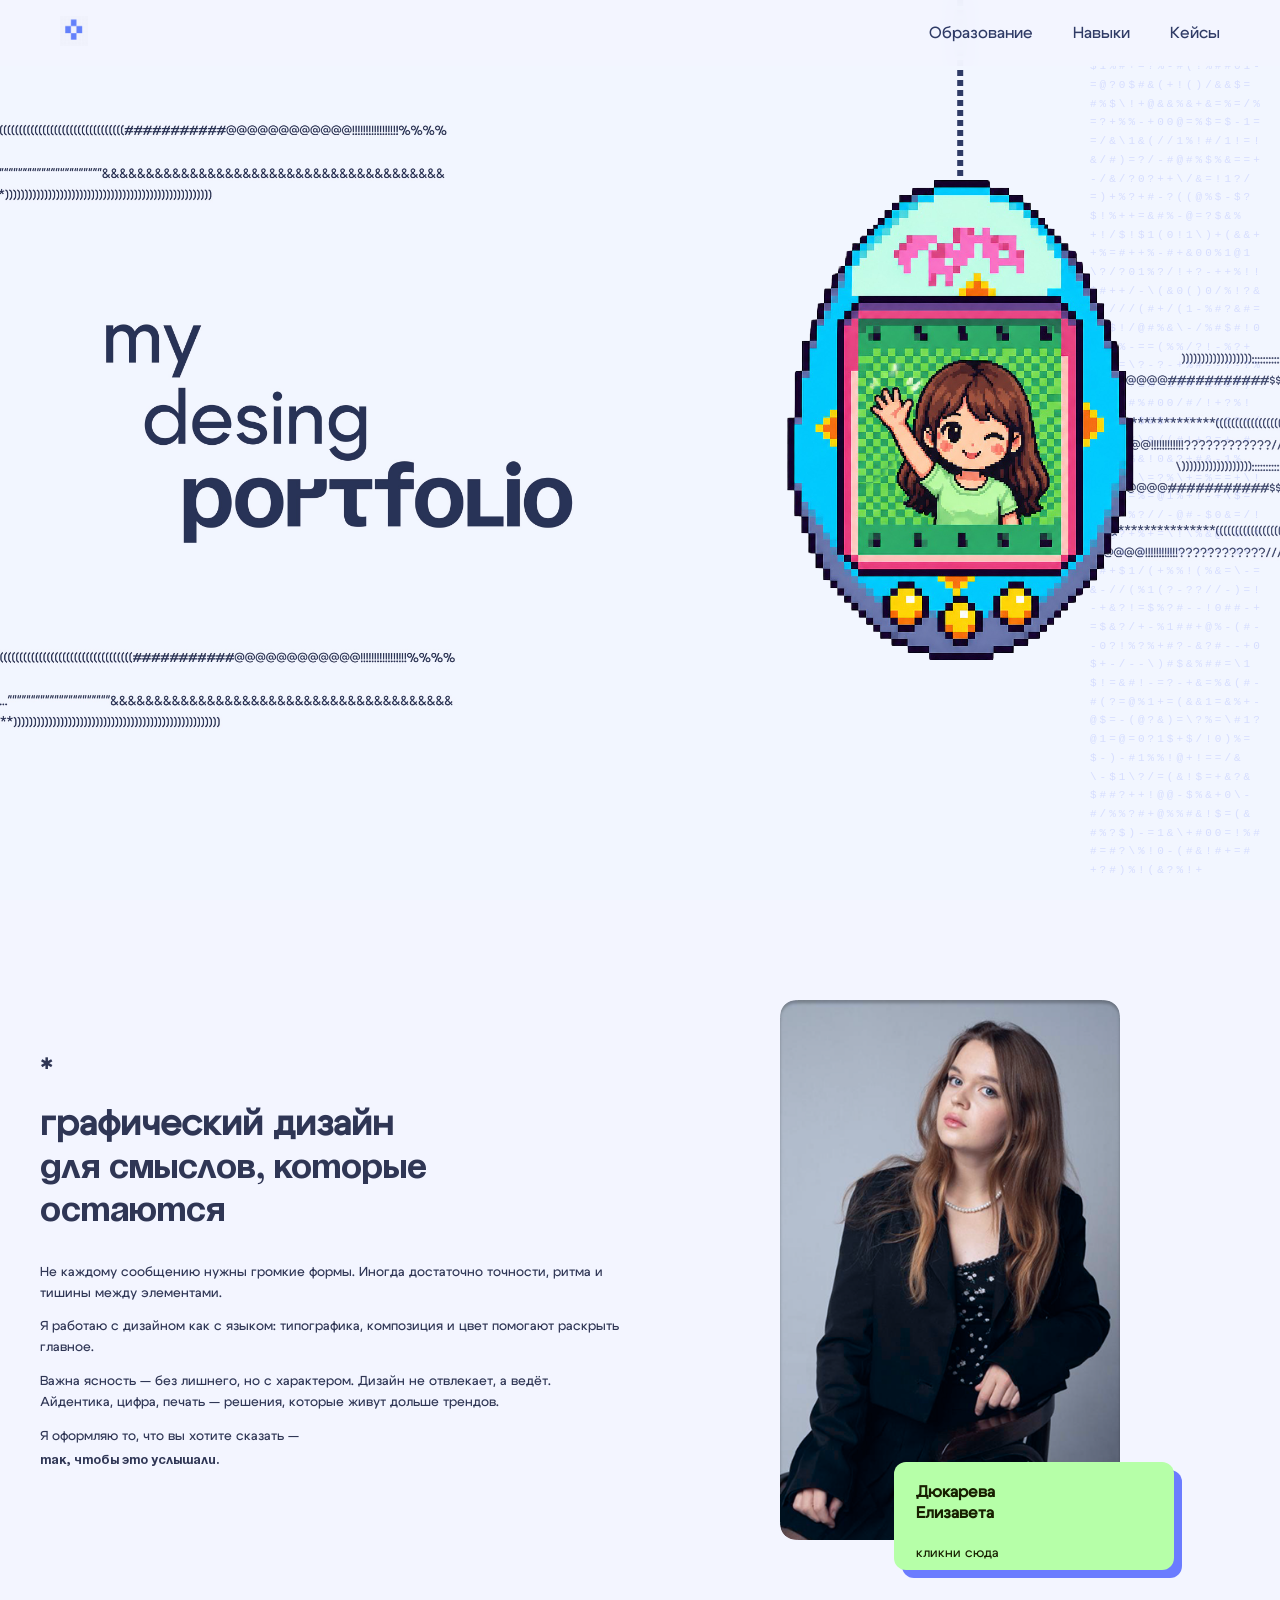
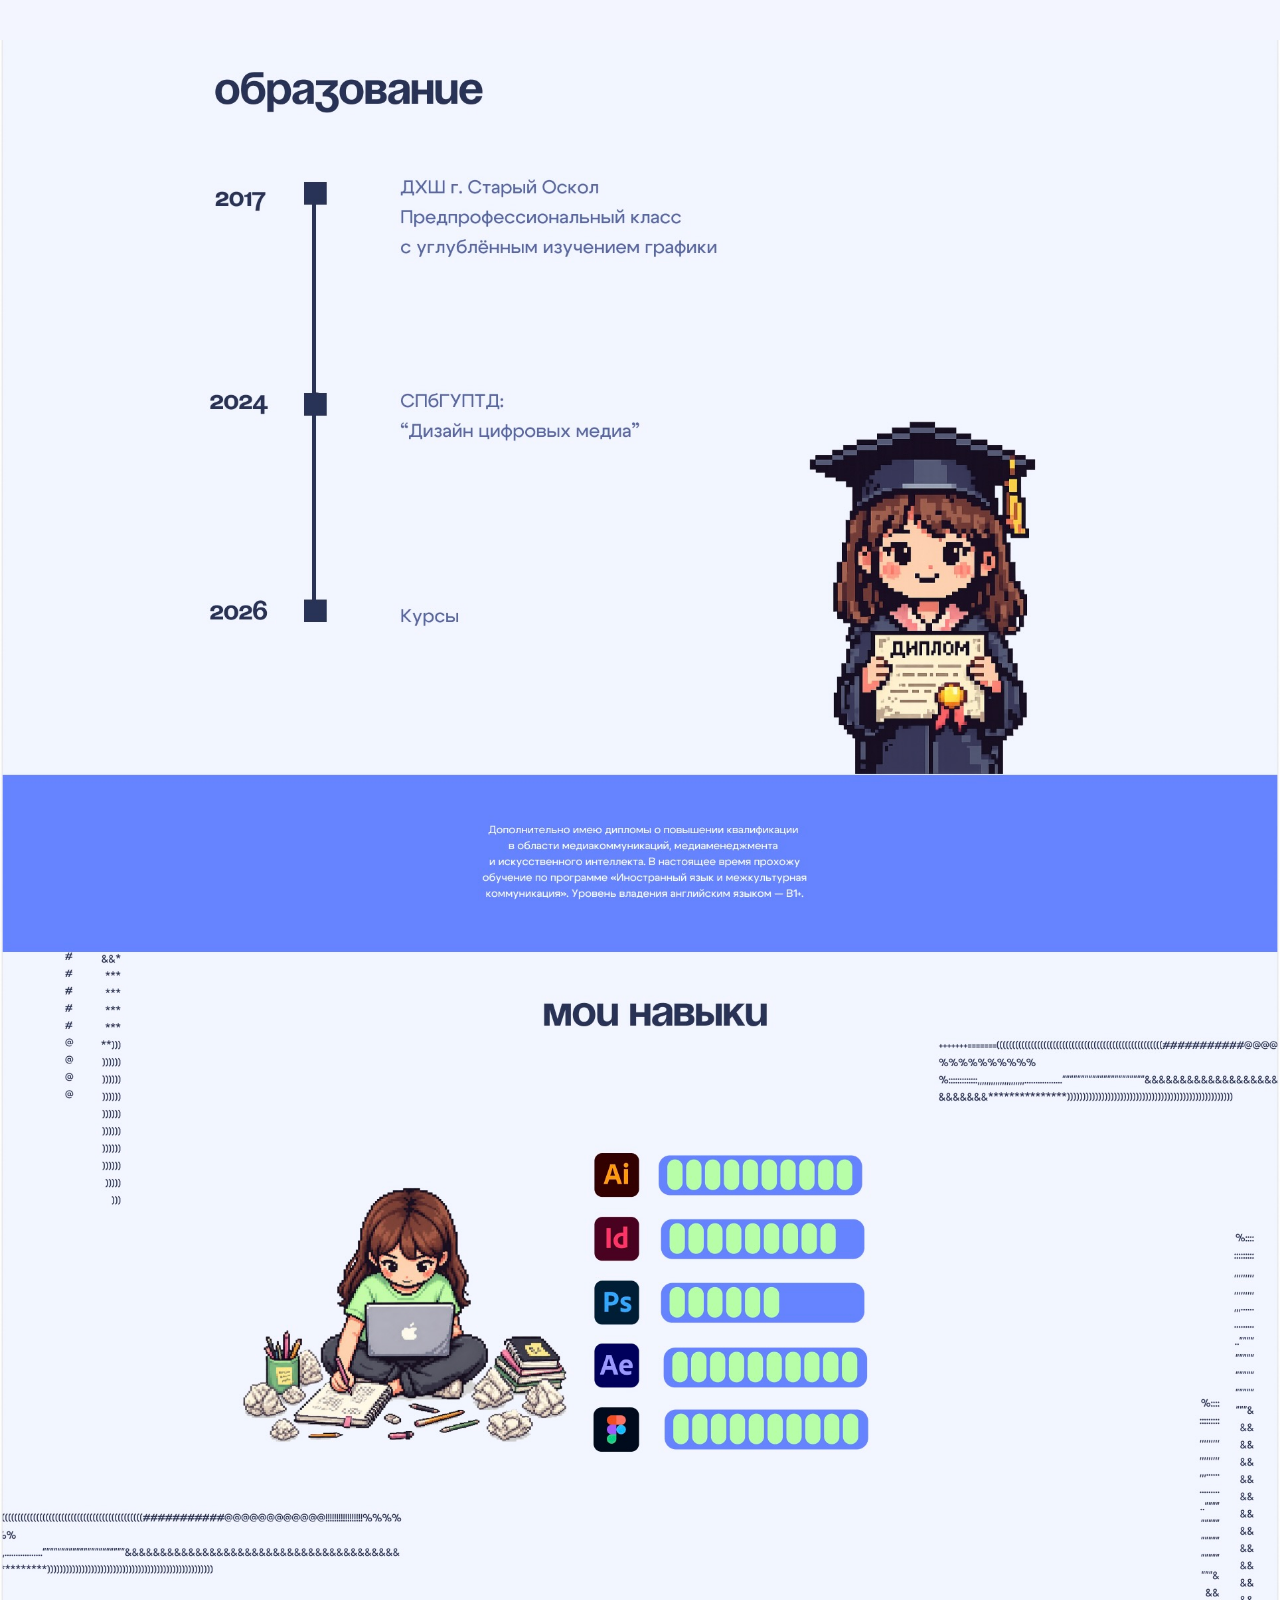
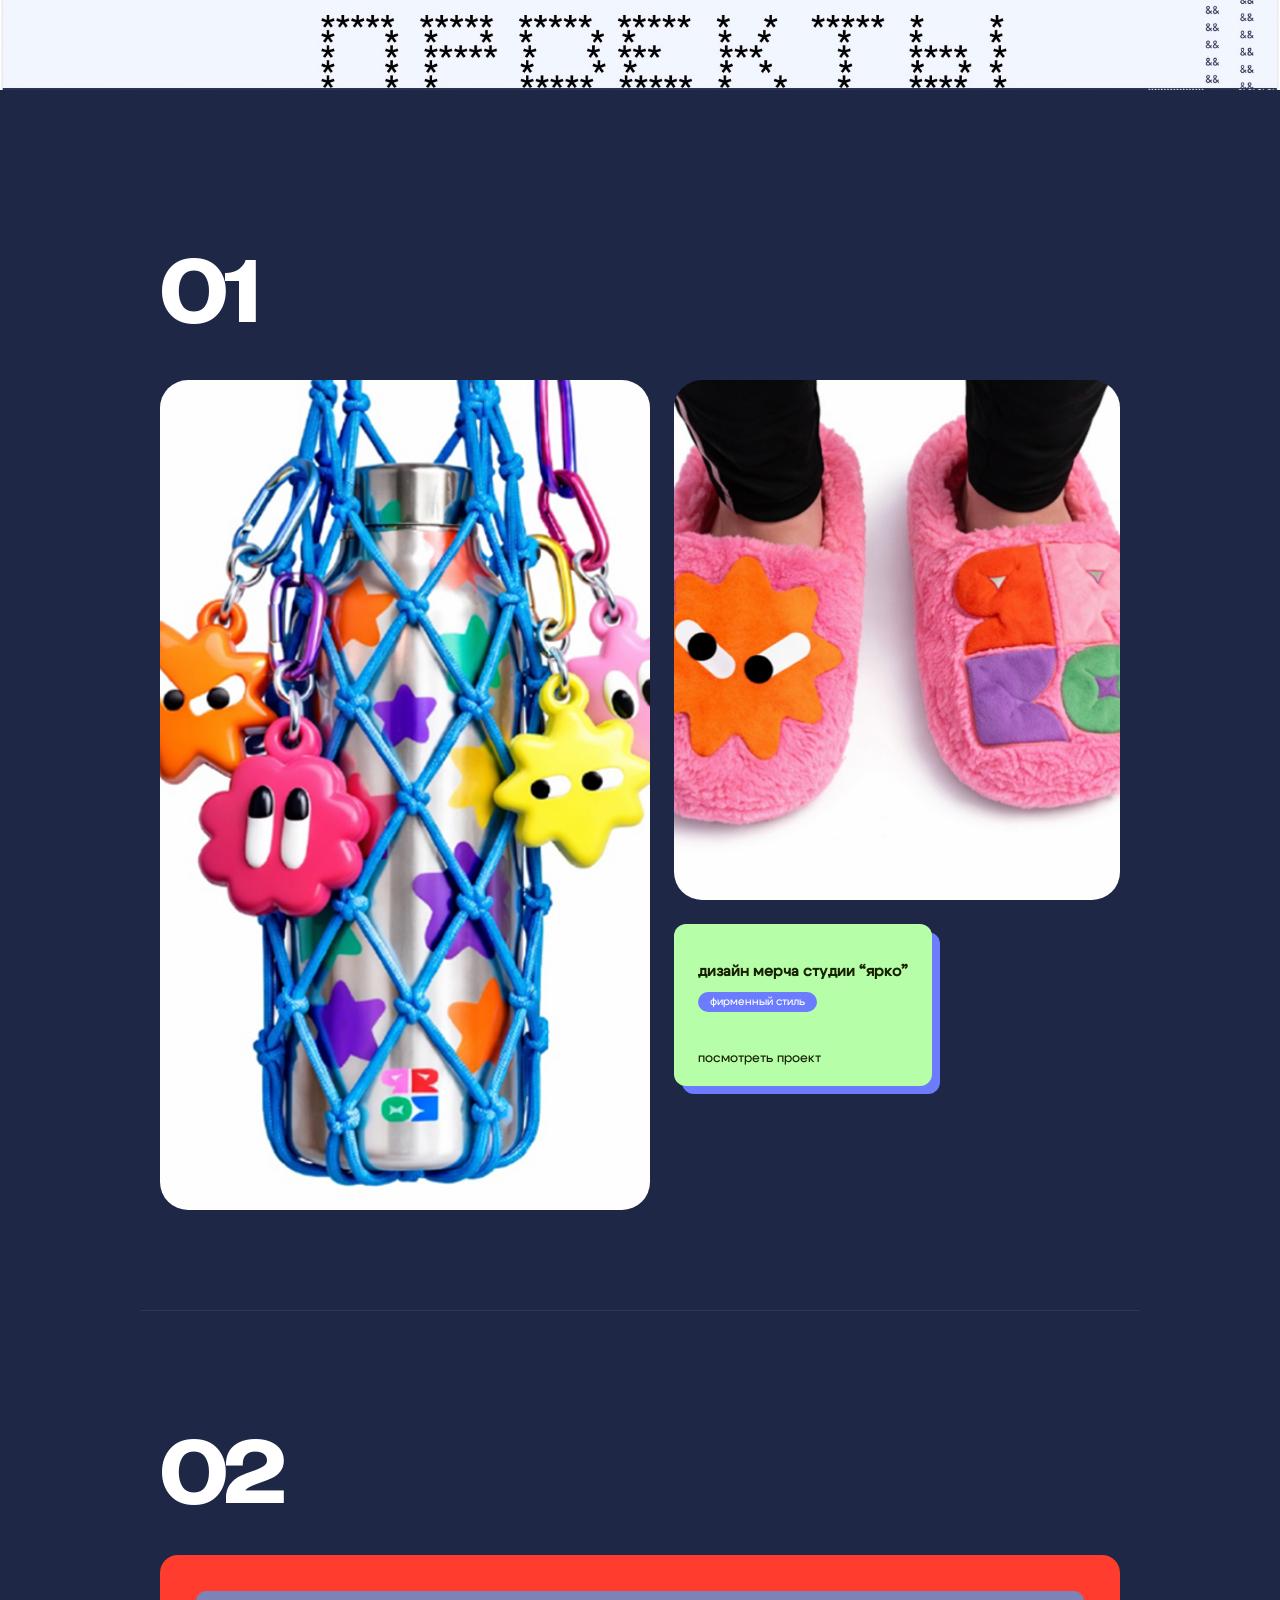
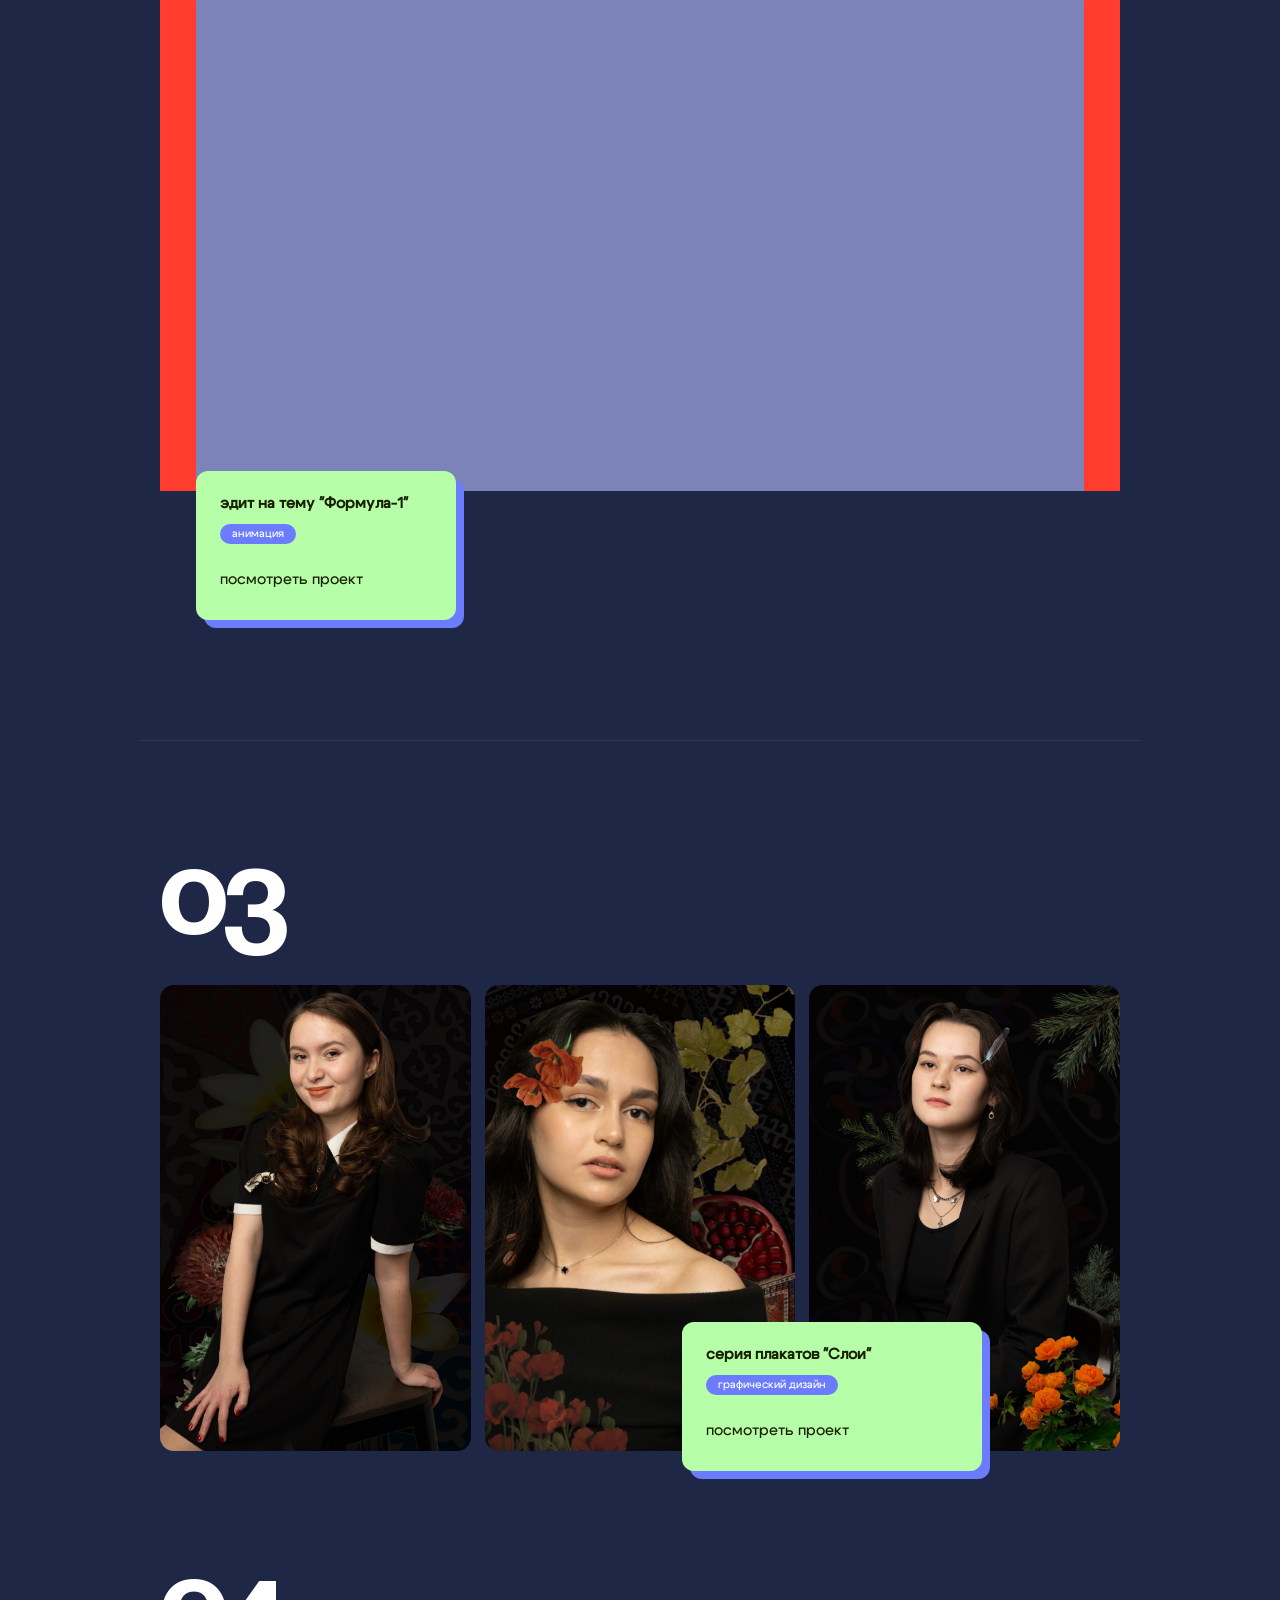
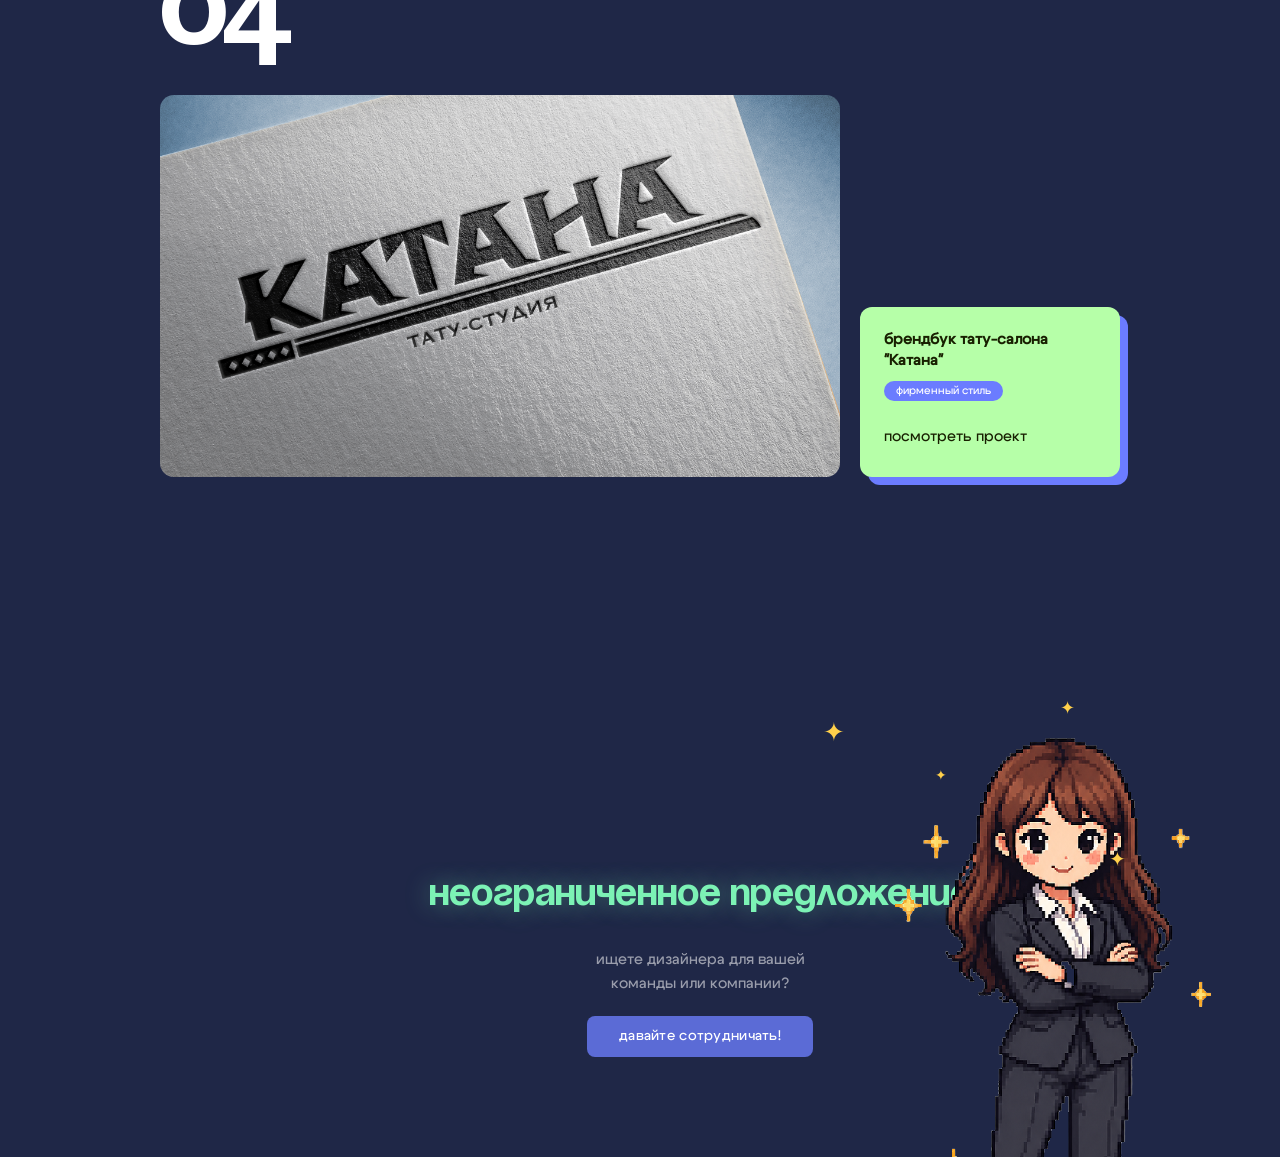
<file: index.html>
<!DOCTYPE html>
<html lang="ru">
<head>
  <meta charset="UTF-8">
  <title>Портфолио</title>
  <link rel="stylesheet" href="style.css">
</head>

<body>

<!-- HEADER -->
<header class="header">
  <nav>
    <a href="index.html" class="logo">
      <img src="images/logo.png" alt="Логотип сайта" class="logo-img">
    </a>

    <div class="menu">
      <a href="#education">Образование</a>
      <a href="#skills">Навыки</a>
      <a href="#cases">Кейсы</a>
    </div>
  </nav>
</header>

<!-- COVER -->
<section class="cover">
  <img src="images/fonobloshka.jpeg" alt="" class="cover-bg">
  <div class="pendulum-wrap">
    <div class="rope"></div>
    <img src="images/tamagotchi.png" class="pendulum-img" alt="">
  </div>
</section>

<!-- HERO -->
<section class="hero">
  <div class="container">
    <div class="left">
      <div class="logo">✱</div>
      <h1>
        <span class="h1-cygre">графический дизайн</span><br>
        <span class="h1-soyuz">для смыслов, которые<br>остаются</span>
      </h1>
      <div class="text">
        <p>Не каждому сообщению нужны громкие формы. Иногда достаточно точности, ритма и тишины между элементами.</p>
        <p>Я работаю с дизайном как с языком: типографика, композиция и цвет помогают раскрыть главное.</p>
        <p>Важна ясность — без лишнего, но с характером. Дизайн не отвлекает, а ведёт. Айдентика, цифра, печать — решения, которые живут дольше трендов.</p>
        <p><span class="p-cygre">Я оформляю то, что вы хотите сказать —</span><br><span class="p-soyuz">так, чтобы это услышали.</span></p>
      </div>
    </div>
    <div class="right">
      <img src="images/1.png" alt="Фото" class="photo">
      <div class="card" id="hero-card">
        <h3>Дюкарева<br>Елизавета</h3>
        <a href="#" onclick="toggleCard(event)" class="card-trigger">кликни сюда</a>
        <div class="card-drawer" id="card-drawer">
          <div class="card-drawer-inner">
            <div class="card-info">
              <p>19 y.o.</p><p>SPB</p>
            </div>
            <img src="images/spb.png" alt="SPB" class="card-city-img">
          </div>
        </div>
      </div>
    </div>
  </div>
</section>

<!-- ОБРАЗОВАНИЕ — якорь -->
<section class="education-image" id="education">
  <img src="images/education.jpeg" alt="education">
</section>

<!-- НАВЫКИ — якорь (сразу после образования) -->
<section class="skills-section" id="skills">
  <!-- контент навыков добавишь сюда -->
</section>

<!-- БЕГУЩАЯ СТРОКА ГЛАВНАЯ -->
<!-- БЕГУЩАЯ СТРОКА ПРОЕКТЫ -->
<div class="projects-code-sidebar" aria-hidden="true" id="projects-sidebar">
  <div class="projects-code-sidebar-inner" id="projects-sidebar-inner"></div>
</div>
<div class="code-sidebar" aria-hidden="true">
  <div class="code-sidebar-inner"></div>
</div>

<!-- ПРОЕКТЫ — якорь -->
<section class="projects" id="cases">

  <!-- ПРОЕКТ 01 -->
  <div class="project">
  <div class="project-number">01</div>

  <div class="project-01-layout">

    <!-- Большая картинка слева -->
    <div class="project-big">
      <img src="images/p1.jpg" alt="">
    </div>

    <!-- Правая колонка -->
    <div class="project-right">

      <div class="project-small">
        <img src="images/p2.jpg" alt="">
      </div>

      <div class="project-card">
        <h3>дизайн мерча студии “ярко”</h3>

        <span class="project-tag">
          фирменный стиль
        </span>

        <a href="projects/project-01.html" class="project-link">
          посмотреть проект
        </a>

      </div>

    </div>

  </div>
</div>

  <hr class="divider">

  <!-- ПРОЕКТ 02 -->
  <div class="project">
    <div class="project-number">02</div>
    <div class="project-red-wrap">
      <div class="media-grid one-col">
        <div class="media-item tall has-video">
          <video src="images/gonka.mp4" poster="images/gonka.mp4" muted loop preload="metadata"
            onmouseenter="this.play()" onmouseleave="this.pause(); this.currentTime=0"></video>
          <div class="media-overlay"></div>
          <div class="play-icon">▶</div>
        </div>
      </div>
    </div>
    <div class="green-card card-below-red">
      <div class="card-title">эдит на тему "Формула-1"</div>
      <span class="tag">анимация</span>
      <a href="projects/project-02.html" class="btn-more">посмотреть проект</a>
    </div>
  </div>

  <hr class="divider">

  <!-- ПРОЕКТ 03 -->
  <div class="project">
    <div class="project-number">03</div>
    <div class="project-overlap">
      <div class="media-grid three-col">
        <div class="media-item">
          <img src="images/p4.jpg" alt="">
          <div class="media-overlay"></div>
        </div>
        <div class="media-item">
          <img src="images/p5.jpg" alt="">
          <div class="media-overlay"></div>
        </div>
        <div class="media-item">
          <img src="images/p6.jpg" alt="">
          <div class="media-overlay"></div>
        </div>
      </div>
      <div class="green-card card-overlap-bottom">
        <div class="card-title">серия плакатов "Слои"</div>
        <span class="tag">графический дизайн</span>
        <a href="projects/project-03.html" class="btn-more">посмотреть проект</a>
      </div>
    </div>
  </div>

  <!-- ПРОЕКТ 04 -->
  <div class="project">
    <div class="project-number">04</div>
    <div class="project-layout">
      <div class="media-grid one-col">
        <div class="media-item tall">
          <img src="images/p7.jpg" alt="Проект 04">
          <div class="media-overlay"></div>
        </div>
      </div>
      <div class="green-card">
        <div class="card-title">брендбук тату-салона "Катана"</div>
        <span class="tag">фирменный стиль</span>
        <a href="projects/project-04.html" class="btn-more">посмотреть проект</a>
      </div>
    </div>
  </div>

</section>



<script>
function toggleCard(e) {
  e.preventDefault();
  var card = document.getElementById('hero-card');
  var drawer = document.getElementById('card-drawer');
  card.classList.toggle('is-open');
  if (card.classList.contains('is-open')) {
    drawer.style.maxHeight = drawer.scrollHeight + 'px';
  } else {
    drawer.style.maxHeight = '0';
  }
}

/* Бегущая строка символов */
const syms = '%&$#@()\\//===---+++???!!!0101%%%&&$$##';
let str = '';
for (let i = 0; i < 800; i++) str += syms[Math.floor(Math.random() * syms.length)];
const sidebar = document.querySelector('.code-sidebar-inner');
if (sidebar) sidebar.textContent = str;

/* Бегущая строка в секции проектов */
const projSidebar = document.getElementById("projects-sidebar-inner");
if (projSidebar) projSidebar.textContent = str;

const projectsSection = document.getElementById("cases");
const projectsSidebarEl = document.getElementById("projects-sidebar");
const mainSidebarEl = document.querySelector(".code-sidebar");

function onScroll() {
  if (!projectsSection || !projectsSidebarEl) return;
  const rect = projectsSection.getBoundingClientRect();
  const inProjects = rect.top < window.innerHeight && rect.bottom > 0;
  projectsSidebarEl.classList.toggle("visible", inProjects);
  if (mainSidebarEl) mainSidebarEl.style.opacity = inProjects ? "0" : "1";
}
window.addEventListener("scroll", onScroll, { passive: true });
onScroll();

/* Звёзды в CTA */
const starsContainer = document.getElementById('cta-stars');
if (starsContainer) {
  const starChars = ['★','☆','○','◇','·','*','✦','◦','°','⊹','✧','★'];
  for (let i = 0; i < 70; i++) {
    const s = document.createElement('span');
    s.textContent = starChars[Math.floor(Math.random() * starChars.length)];
    s.style.cssText = `position:absolute;left:${Math.random()*100}%;top:${Math.random()*100}%;font-size:${7+Math.random()*11}px;color:rgba(255,255,255,${0.3+Math.random()*0.6});animation:twinkle ${2+Math.random()*2}s ease-in-out infinite;animation-delay:${Math.random()*3}s;`;
    starsContainer.appendChild(s);
  }
}

/* Плавный скролл */
document.querySelectorAll('.menu a[href^="#"]').forEach(link => {
  link.addEventListener('click', function(e) {
    e.preventDefault();
    const target = document.querySelector(this.getAttribute('href'));
    if (target) {
      const top = target.getBoundingClientRect().top + window.scrollY - 70;
      window.scrollTo({ top, behavior: 'smooth' });
    }
  });
});
</script>
<!-- CTA -->
<section class="cta">
  <div class="cta-body">

    <!-- Текст по центру -->
    <div class="cta-text">
      <h2>неограниченное предложение</h2>
      <p>ищете дизайнера для вашей<br>команды или компании?</p>
      <button onclick="window.location.href='education.html'">давайте сотрудничать!</button>
    </div>

    <!-- Искры вокруг девочки -->
    <span class="cta-spark" style="top:12%; right:34%; font-size:26px; animation-delay:0s;">✦</span>
    <span class="cta-spark" style="top:8%;  right:16%; font-size:18px; animation-delay:0.6s;">✦</span>
    <span class="cta-spark" style="top:38%; right:12%; font-size:20px; animation-delay:1.1s;">✦</span>
    <span class="cta-spark" style="top:22%; right:26%; font-size:14px; animation-delay:1.5s;">✦</span>

    <!-- Девочка справа -->
    <img src="images/я2.png" alt="" class="cta-girl">

  </div>
</section>
</body>
</html>
</file>
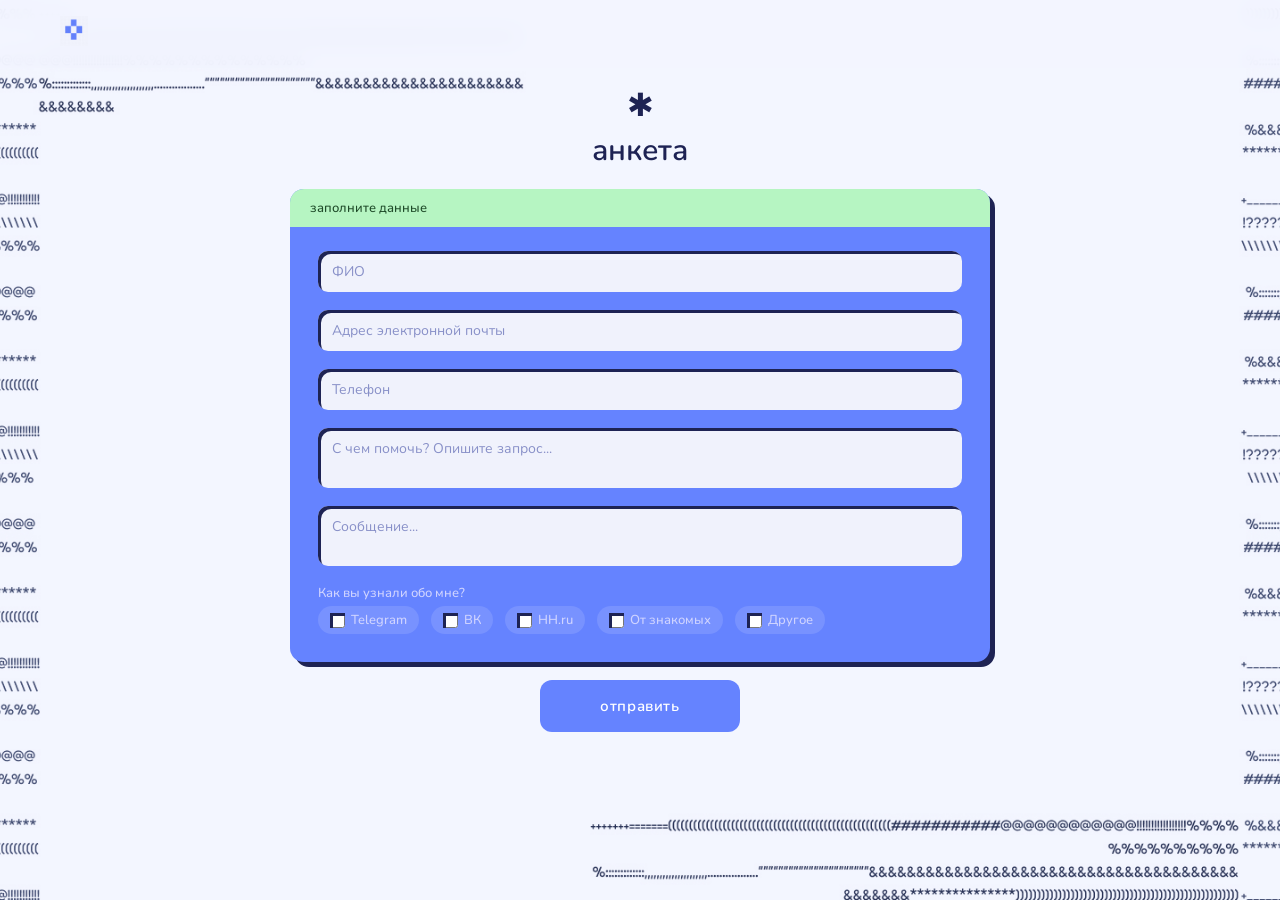
<file: education.html>
<!DOCTYPE html>
<html lang="ru">
<head>
  <meta charset="UTF-8" />
  <meta name="viewport" content="width=device-width, initial-scale=1.0" />
  <title>Анкета</title>

  <link rel="stylesheet" href="education.css">
  <link href="https://fonts.googleapis.com/css2?family=Nunito:wght@400;500;600&display=swap" rel="stylesheet" />
</head>

<body>

<header class="header">
  <nav>
    <a href="index.html" class="logo">
      <img src="images/logo.png" alt="Логотип сайта" class="logo-img">
    </a>
  </nav>
</header>


  <div class="page-content">

    <div class="page-title">


      <div class="page-star">✱</div>
      <h1>анкета</h1>
    </div>

    <!-- ФОРМА -->
    <div id="form-block">
      <div class="card">
        <div class="card-header">заполните данные</div>
        <div class="card-body">

          <div class="field">
            <input type="text" id="name" placeholder="ФИО" />
          </div>

          <div class="field">
            <input type="email" id="email" placeholder="Адрес электронной почты" />
          </div>

          <div class="field">
            <input type="tel" id="phone" placeholder="Телефон" />
          </div>

          <div class="field">
            <textarea id="help" placeholder="С чем помочь? Опишите запрос..."></textarea>
          </div>

          <div class="field">
            <textarea id="message" placeholder="Сообщение..."></textarea>
          </div>

          <div class="field">
            <label>Как вы узнали обо мне?</label>
            <div class="checkbox-group">
              <label class="checkbox-item"><input type="checkbox" value="Telegram" /> Telegram</label>
              <label class="checkbox-item"><input type="checkbox" value="ВК" /> ВК</label>
              <label class="checkbox-item"><input type="checkbox" value="HH.ru" /> HH.ru</label>
              <label class="checkbox-item"><input type="checkbox" value="От знакомых" /> От знакомых</label>
              <label class="checkbox-item"><input type="checkbox" value="Другое" /> Другое</label>
            </div>
          </div>

        </div>
      </div>

      <div class="submit-area">
        <button class="submit-btn" onclick="handleSubmit()">отправить</button>
      </div>
    </div>

    <!-- ЭКРАН БЛАГОДАРНОСТИ -->
    <div class="thank-you" id="thank-you">
      <h2>Спасибо! 🎉</h2>
      <p>Ваши данные получены.<br>Я свяжусь с вами в ближайшее время.</p>
    </div>

  </div>

  <script>
    function handleSubmit() {
      const name = document.getElementById('name').value.trim();
      const email = document.getElementById('email').value.trim();
      if (!name || !email) {
        alert('Пожалуйста, заполните ФИО и email.');
        return;
      }
      const sources = [...document.querySelectorAll('.checkbox-group input:checked')].map(el => el.value);
      console.log({ name, email,
        phone: document.getElementById('phone').value,
        help: document.getElementById('help').value,
        message: document.getElementById('message').value,
        sources
      });

      // скрываем форму, показываем благодарность
      document.getElementById('form-block').style.display = 'none';
      const ty = document.getElementById('thank-you');
      ty.style.display = 'flex';
    }
  </script>

</body>
</html>
</file>
<file: style.css>
@font-face {
  font-family: 'Soyuz Grotesk';
  src: url('fonts/Soyuz_Grotesk.woff') format('woff');
  font-weight: normal;
  font-style: normal;
}

@font-face {
  font-family: 'Cygre Medium';
  src: url('fonts/Cygre-Medium.ttf') format('truetype');
  font-weight: 500;
  font-style: normal;
}

/* ===== БАЗА ===== */
* {
  box-sizing: border-box;
}

body {
  margin: 0;
  font-family: 'Cygre Medium', Arial, sans-serif;
  background: #F3F5FF;
  color: #2f3655;
  overflow-x: hidden;
}

/* ===== НАЗНАЧЕНИЕ ШРИФТОВ ===== */

/* Союз Гротеск — только указанные тексты */
.hero h1,
.cta h2,
.project-number {
  font-family: 'Soyuz Grotesk', Arial, sans-serif;
}

/* Цугре — всё остальное */
h2, h3, h4, h5, h6,
p, a, button, label, input, textarea, span,
.card h3, .card a,
.green-card, .card-title, .tag, .btn-more,
.menu a, .hero .text p, .left .text p {
  font-family: 'Cygre Medium', Arial, sans-serif;
}

/* ===== HEADER ===== */
.header {
  position: absolute;
  top: 0;
  left: 0;
  width: 100%;
  padding: 16px 0;

  background: rgba(243,245,255,0.95);
  backdrop-filter: blur(10px);

  z-index: 1000;
}
.header nav {
  max-width: 1200px;
  margin: 0 auto;
  display: flex;
  justify-content: space-between;
  align-items: center;
  padding: 0 20px;
}

.logo-img {
  height: 30px;
}

.menu {
  display: flex;
  gap: 40px;
}

.header a {
  text-decoration: none;
  color: #2f3b66;
}

/* ===== COVER ===== */
.cover {
  height: 100vh;
  position: relative;
  overflow: hidden;
  display: flex;
  justify-content: center;
  align-items: flex-start;
}

/* ===== ФОНОВОЕ ФОТО ===== */
/* Замените images/fonobloshka.jpeg на путь к вашей фотографии */
.cover-bg {
  position: absolute;
  inset: 0;
  width: 100%;
  height: 100%;
  object-fit: cover;
  object-position: center;
  z-index: 0;
}
/* ===== МАЯТНИК — ОБЁРТКА ===== */
.pendulum-wrap {
  position: absolute;
  top: 0;
  left: 75%;
  transform: translateX(-50%);
  transform-origin: top center;
  display: flex;
  flex-direction: column;
  align-items: center;
  animation: swing 3.5s ease-in-out infinite;
  z-index: 2;
}

/* ===== ВЕРЁВКА ===== */
.rope {
  width: 6px;
  height: 180px;
  background: repeating-linear-gradient(
    to bottom,
    #2f3b66,
    #2f3b66 6px,
    transparent 6px,
    transparent 10px
  );
}

/* ===== ТАМАГОЧИ ===== */
.pendulum-img {
  width: 27vw;
  max-width: 520px;
  display: block;
  image-rendering: pixelated;
}

/* ===== АНИМАЦИЯ КАЧАНИЯ ===== */
@keyframes swing {
  0%   { transform: translateX(-50%) rotate(-30deg); }
  50%  { transform: translateX(-50%) rotate(30deg); }
  100% { transform: translateX(-50%) rotate(-30deg); }
}

/* ===== HERO ===== */
.hero {
  padding: 100px 20px;
}

.container {
  max-width: 1200px;
  margin: 0 auto;
  display: flex;
  gap: 40px;
  align-items: center;
}

.left {
  flex: 1;
}

.right {
  flex: 1;
  position: relative;
  display: flex;
  justify-content: center;
}

.photo {
  width: 100%;
  max-width: 340px;
  border-radius: 16px;
}

/* ===== КАРТОЧКА "ЕЛИЗАВЕТА ДЮКАРЕВА" ===== */
/* Стиль совпадает с зелёными карточками проектов */
.card {
  position: absolute;
  bottom: -30px;
  left: 50%;
  transform: translateX(-20%);

  /* Цвет и форма — как у карточек проектов */
  background: #b6ffa8;
  color: #182000;
  border-radius: 12px;
  padding: 22px 28px 20px;
  box-shadow: 8px 8px 0 #6b7cff;

  /* Шире чем раньше */
  width: 280px;
}

.card h3 {
  font-size: 18px;
  font-weight: 700;
  line-height: 1.3;
  margin: 0 0 12px;
  color: #182000;
}

.card a {
  display: block;
  padding: 10px 14px;
  background: transparent;
  border: 1.5px solid rgba(24, 32, 0, 0.3);
  border-radius: 8px;
  color: #182000;
  font-family: Arial, sans-serif;
  font-size: 13px;
  font-weight: 500;
  text-decoration: none;
  text-align: center;
  transition: background 0.2s ease, border-color 0.2s ease;
}

.card a:hover {
  background: rgba(24, 32, 0, 0.08);
  border-color: rgba(24, 32, 0, 0.55);
}

/* ===== ОБРАЗОВАНИЕ ===== */
.education-image {
  width: 100%;
  overflow: hidden;
  position: relative;
}

.education-image img {
  width: 100%;
  height: auto;
  display: block;
}

/* ===== КОД-ФОН СБОКУ ===== */
.code-sidebar {
  position: fixed;
  top: 0;
  right: 0;
  width: 200px;
  height: 100vh;
  overflow: hidden;
  pointer-events: none;
  z-index: 0;
}

.code-sidebar-inner {
  font-family: 'Courier New', monospace;
  font-size: 11px;
  color: rgba(107, 124, 255, 0.2);
  line-height: 1.7;
  letter-spacing: 3px;
  word-break: break-all;
  padding: 20px 10px;
  animation: slideDown 20s linear infinite;
}

@keyframes slideDown {
  from { transform: translateY(-30%); }
  to   { transform: translateY(0%); }
}

/* ===== КОД СВЕРХУ ===== */
.code-topbar {
  position: absolute;
  top: 0;
  left: 0;
  right: 0;
  height: 52px;
  overflow: hidden;
  pointer-events: none;
  z-index: 0;
}

.code-topbar-inner {
  font-family: 'Courier New', monospace;
  font-size: 11px;
  color: rgba(107, 124, 255, 0.2);
  white-space: nowrap;
  letter-spacing: 2px;
  padding: 8px 20px;
  animation: slideRight 25s linear infinite;
}

@keyframes slideRight {
  from { transform: translateX(-50%); }
  to   { transform: translateX(0%); }
}

/* ===== СЕКЦИЯ ПРОЕКТОВ ===== */
.projects {
  background: #1f2747;
  color: white;
  padding: 140px 20px 80px;
  position: relative;
  z-index: 1;
}

/* ===== ОДИН ПРОЕКТ ===== */
.project {
  max-width: 1000px;
  margin: 0 auto 100px;
  padding: 0 20px;
}

/* Большой номер */
.project-number {
  font-size: clamp(70px, 10vw, 120px);
  font-weight: 900;
  color: white;
  line-height: 1;
  margin-bottom: 24px;
  letter-spacing: -4px;
}

/* Разделитель между проектами */
.divider {
  border: none;
  border-top: 1px solid rgba(255, 255, 255, 0.07);
  max-width: 1000px;
  margin: 0 auto 100px;
}

/* ===== РАСКЛАДКА: МЕДИА + КАРТОЧКА ===== */
.project-layout {
  display: grid;
  grid-template-columns: 1fr 260px;
  gap: 20px;
  align-items: end;
}

/* ===== СЕТКИ ИЗОБРАЖЕНИЙ ===== */
.media-grid {
  display: grid;
  gap: 14px;
}

.media-grid.two-col {
  grid-template-columns: 1fr 1fr;
}

.media-grid.one-col {
  grid-template-columns: 1fr;
}

.media-grid.three-col {
  grid-template-columns: repeat(3, 1fr);
}

/* ===== КАРТОЧКА МЕДИА ===== */
.media-item {
  position: relative;
  border-radius: 14px;
  overflow: hidden;
  background: #7c83b8;
  aspect-ratio: 3 / 4;
}
.media-grid.three-col .media-item {
  aspect-ratio: 2 / 3;
}

.media-item.tall {
  aspect-ratio: 16 / 9;
}

/* Картинка */
.media-item img {
  width: 100%;
  height: 100%;
  object-fit: cover;
  display: block;
  transition: transform 0.5s ease, filter 0.5s ease;
}

.media-item:hover img {
  transform: scale(1.06);
  filter: brightness(1.1);
}

/* Видео */
.media-item video {
  width: 100%;
  height: 100%;
  object-fit: cover;
  display: block;
  transition: transform 0.5s ease;
}

.media-item:hover video {
  transform: scale(1.04);
}

/* Тёмный градиент снизу при наведении */
.media-overlay {
  position: absolute;
  inset: 0;
  background: linear-gradient(
    to bottom,
    transparent 40%,
    rgba(31, 39, 71, 0.55) 100%
  );
  opacity: 0;
  transition: opacity 0.4s ease;
  border-radius: 14px;
}

.media-item:hover .media-overlay {
  opacity: 1;
}


.has-video:hover .play-icon {
  opacity: 1;
  transform: translate(-50%, -50%) scale(1);
}

/* ===== КРАСНЫЙ ФОН (проект 02) ===== */
.project-red-wrap {
  background: #ff3c2e;
  border-radius: 18px 18px 0 0;
  padding: 36px 36px 0;
}

.project-red-wrap .media-item {
  border-radius: 10px 10px 0 0;
}

/* Карточка под красным блоком */
.card-below-red {
  border-radius: 0 0 14px 14px;
  margin-top: 0;
  position: relative;
  z-index: 2;
  margin-left: 36px;
  width: 260px;
  transform: translateY(-20px);
}

/* ===== ЗЕЛЁНАЯ КАРТОЧКА ПРОЕКТОВ ===== */
/* Единый стиль для всех карточек с категориями */
.green-card {
  background: #b6ffa8;
  color: #182000;
  border-radius: 12px;
  padding: 22px 24px 20px;
  box-shadow: 8px 8px 0 #6b7cff;
}

.card-title {
  font-size: 15px;
  font-weight: 700;
  line-height: 1.4;
  margin-bottom: 10px;
  color: #182000;
}

.tag {
  display: inline-block;
  background: #6b7cff;
  color: #fff;
  font-size: 11px;
  font-weight: 500;
  padding: 4px 12px;
  border-radius: 20px;
  margin-bottom: 16px;
}

.btn-more {
  display: block;
  padding: 10px 14px;
  background: transparent;
  border: 1.5px solid rgba(24, 32, 0, 0.3);
  border-radius: 8px;
  color: #182000;
  font-family: Arial, sans-serif;
  font-size: 13px;
  font-weight: 500;
  text-decoration: none;
  text-align: center;
  transition: background 0.2s ease, border-color 0.2s ease;
}

.btn-more:hover {
  background: rgba(24, 32, 0, 0.08);
  border-color: rgba(24, 32, 0, 0.55);
}

/* ===== CTA ===== */
.cta {
  text-align: center;
  padding: 80px 20px;
  background: #1f2747;
  color: #7cf2b5;
}

.cta button {
  margin-top: 20px;
  padding: 12px 24px;
  background: #5e78d6;
  color: white;
  border: none;
  border-radius: 6px;
  cursor: pointer;
}
/* ===== КАРТОЧКА ПОВЕРХ ФОТО (проект 03) ===== */
.project-overlap {
  position: relative;
}

.card-overlap-bottom {
  position: absolute;
  bottom: -20px;
  left: 70%;
  transform: translateX(-50%);
  width: 300px;
  z-index: 3;
}
/* ===== АДАПТИВ ===== */
@media (max-width: 900px) {
  .container {
    flex-direction: column;
    text-align: center;
  }

  .pendulum-wrap {
    left: 60%;
  }

  .pendulum-img {
    width: 70vw;
  }

  .menu {
    gap: 20px;
  }

  .project-layout {
    grid-template-columns: 1fr;
  }

  .media-grid.two-col,
  .media-grid.three-col {
    grid-template-columns: 1fr;
  }

  .code-sidebar {
    width: 80px;
  }

  .card-below-red {
    margin-left: 20px;
    width: auto;
    margin-right: 20px;
  }
}

@media (max-width: 500px) {
  .card {
    width: 100%;
    max-width: 280px;
  }
}

/* ===== ШРИФТЫ ===== */
body {
  font-family: 'Cygre Medium', Arial, sans-serif;
}

.hero h1 {
  font-size: clamp(26px, 2.8vw, 38px);
  line-height: 1.2;
}

.hero .text p {
  font-size: clamp(13px, 1vw, 15px);
  line-height: 1.6;
}

/* Союз Гротеск — только указанные элементы */
.h1-soyuz,
.p-soyuz,
.cta h2,
.project-number {
  font-family: 'Soyuz Grotesk', Arial, sans-serif;
}

/* Цугре — всё остальное */
.h1-cygre,
.p-cygre,
.card h3, .card a,
.green-card, .card-title, .tag, .btn-more,
.menu a {
  font-family: 'Cygre Medium', Arial, sans-serif;
}

.p-soyuz {
  display: block;
  margin-top: 4px;
}

/* ===== КАРТОЧКА HERO ===== */
.right .card {
  position: absolute;
  bottom: -30px;
  left: 50%;
  transform: translateX(-20%);
  background: #b6ffa8;
  color: #182000;
  border-radius: 12px;
  padding: 20px 22px 18px;
  box-shadow: 8px 8px 0 #6b7cff;
  width: 280px;
  overflow: visible;
}

.right .card h3 {
  font-size: 16px;
  font-weight: 700;
  line-height: 1.3;
  margin: 0 0 14px;
  color: #182000;
}
/* ========================= */
/* PROJECT 01 */
/* ========================= */

.project-01-layout {
  display: grid;
  grid-template-columns: 1.1fr 1fr;
  gap: 24px;

  width: 100%;
  margin-top: 30px;
}

.project-big img {
  width: 100%;
  height: 830px;
  object-fit: cover;

  border-radius: 28px;
  display: block;
}

.project-right {
  display: flex;
  flex-direction: column;
  gap: 24px;
}

.project-small img {
  width: 100%;
  height: 520px;
  object-fit: cover;

  border-radius: 28px;
  display: block;
}

.project-card {
  background: #b6ffa8;
  color: #182000;
  border-radius: 12px;
  padding: 22px 24px 20px;
  box-shadow: 8px 8px 0 #6b7cff;
  align-self: flex-start;
  width: fit-content;
  min-width: 220px;
  max-width: 320px;
}

.project-card h3 {
  font-size: 15px;
  font-weight: 700;
  line-height: 1.4;
  margin-bottom: 10px;
  color: #182000;
}

.project-tag {
  display: inline-block;
  background: #6b7cff;
  color: #fff;
  font-size: 11px;
  font-weight: 500;
  padding: 4px 12px;
  border-radius: 20px;
  margin-bottom: 40px;
}

.project-link {
  display: block;
  color: #182000;
  text-decoration: none;
  font-size: 13px;
  font-weight: 500;
  padding: 0;
  border: none;
  background: transparent;
  transition: opacity 0.2s;
}

.project-link:hover {
  opacity: 0.55;
  text-decoration: none;
}

.right .card a {
  display: block;
  padding: 9px 14px;
  background: transparent;
  border: 1.5px solid rgba(24, 32, 0, 0.35);
  border-radius: 20px;
  color: #182000;
  font-size: 13px;
  font-weight: 500;
  text-decoration: none;
  text-align: center;
  transition: background 0.2s ease;
}

.right .card a:hover {
  background: rgba(24, 32, 0, 0.08);
}

/* ===== КАРТОЧКА HERO — финальный ===== */
.right .card h3 {
  font-family: 'Cygre Medium', Arial, sans-serif !important;
}

.right .card a {
  font-family: 'Cygre Medium', Arial, sans-serif !important;
  border: none !important;
  text-align: left !important;
  padding-left: 0 !important;
}

/* ===== КНОПКА КАРТОЧКИ HERO — hover ===== */
.right .card a:hover {
  background: transparent !important;
  border: none !important;
  color: rgba(24, 32, 0, 0.45) !important;
}

/* ===== РАСКРЫТАЯ КАРТОЧКА ===== */
.card-expanded-inner {
  display: flex;
  justify-content: space-between;
  align-items: center;
  gap: 12px;
}

.card-info {
  display: flex;
  flex-direction: column;
  gap: 6px;
}

.card-info p {
  margin: 0;
  font-family: 'Cygre Medium', Arial, sans-serif;
  font-size: 15px;
  font-weight: 600;
  color: #182000;
}

.card-city-img {
  width: 90px;
  height: 90px;
  object-fit: cover;
  border-radius: 8px;
  flex-shrink: 0;
}

.card-close {
  display: inline-block;
  margin-top: 12px;
  font-family: 'Cygre Medium', Arial, sans-serif;
  font-size: 12px;
  color: rgba(24, 32, 0, 0.5);
  text-decoration: none;
}

.card-close:hover {
  color: rgba(24, 32, 0, 0.8);
}

/* Расширенная карточка шире */
#hero-card.is-expanded {
  width: 300px !important;
}

/* ===== КАРТОЧКА С DRAWER ===== */
.card-drawer {
  max-height: 0;
  overflow: hidden;
  transition: max-height 0.4s ease;
  margin: 0 -22px -18px;
  border-radius: 0 0 12px 12px;
}

.card-drawer-inner {
  background: #6583FF;
  padding: 16px 22px;
  display: flex;
  justify-content: space-between;
  align-items: center;
  gap: 12px;
  border-radius: 0 0 12px 12px;
}

.card-info p {
  margin: 0 0 6px;
  font-family: 'Cygre Medium', Arial, sans-serif;
  font-size: 15px;
  font-weight: 600;
  color: #ffffff;
}

.card-city-img {
  width: 80px;
  height: 80px;
  object-fit: cover;
  border-radius: 8px;
  flex-shrink: 0;
}

/* ===== DRAWER — фото снизу, крупнее ===== */
.card-drawer-inner {
  flex-direction: column !important;
  align-items: flex-start !important;
}

.card-city-img {
  width: 100% !important;
  height: 140px !important;
  border-radius: 8px !important;
  margin-top: 12px !important;
  order: 2;
}

.card-info {
  order: 1;
}

/* ===== DRAWER — финальный дизайн ===== */
.card-drawer {
  margin: 0 -22px -18px !important;
}

.card-drawer-inner {
  flex-direction: row !important;
  align-items: flex-end !important;
  position: relative !important;
  padding: 16px 22px 0 22px !important;
  overflow: visible !important;
  min-height: 160px !important;
}

.card-info {
  order: 1 !important;
  align-self: flex-start !important;
  padding-top: 4px;
}

.card-info p {
  font-size: 16px !important;
  margin: 0 0 4px !important;
}

.card-city-img {
  order: 2 !important;
  width: 200px !important;
  height: 200px !important;
  object-fit: contain !important;
  margin-top: 0 !important;
  margin-bottom: -18px !important;
  border-radius: 0 !important;
  align-self: flex-end !important;
  flex-shrink: 0 !important;
  image-rendering: pixelated !important;
}

/* ===== DRAWER — финальный layout ===== */
.card-drawer-inner {
  display: flex !important;
  flex-direction: row !important;
  align-items: flex-end !important;
  justify-content: space-between !important;
  padding: 16px 0 0 22px !important;
  min-height: 180px !important;
  overflow: visible !important;
}

.card-info {
  display: flex !important;
  flex-direction: column !important;
  justify-content: flex-start !important;
  gap: 2px !important;
  order: 1 !important;
  padding-top: 4px !important;
}

.card-info p {
  font-size: 15px !important;
  font-weight: 600 !important;
  margin: 0 !important;
  line-height: 1.4 !important;
  white-space: nowrap !important;
}

.card-city-img {
  order: 2 !important;
  width: 170px !important;
  height: 170px !important;
  object-fit: contain !important;
  border-radius: 0 !important;
  margin: 0 !important;
  margin-bottom: -18px !important;
  align-self: flex-end !important;
  flex-shrink: 0 !important;
  image-rendering: pixelated !important;
}
/* ===== CTA НОВЫЙ ===== */
.cta {
  position: relative;
  overflow: hidden;
}

.cta-sky {
  background: #5b6bd6;
  height: 160px;
  position: relative;
  overflow: hidden;
}

.cta-stars {
  position: absolute;
  inset: 0;
  pointer-events: none;
}

.cta-body {
  background: #1f2747;
  padding: 60px 20px 80px;
  text-align: center;
  position: relative;
  display: flex;
  flex-direction: column;
  align-items: center;
  min-height: 300px;
}

.cta-girl {
  position: absolute;
  right: 60px;
  bottom: 0;
  height: 370px;
  image-rendering: pixelated;
  pointer-events: none;
  z-index: 2;
}

.cta h2 {
  font-family: 'Soyuz Grotesk', Arial, sans-serif;
  font-size: clamp(28px, 4vw, 56px);
  font-weight: 900;
  color: #7cf2b5;
  line-height: 1.1;
  margin: 0 0 16px;
  text-shadow: 0 0 30px rgba(124, 242, 181, 0.35);
  position: relative;
  z-index: 2;
}

.cta p {
  font-family: 'Cygre Medium', Arial, sans-serif;
  font-size: 15px;
  color: rgba(255,255,255,0.55);
  margin: 0 0 32px;
  line-height: 1.6;
  position: relative;
  z-index: 2;
}

.cta button {
  position: relative;
  z-index: 2;
  margin-top: 0;
  padding: 14px 32px;
  background: transparent;
  color: #ffffff;
  border: 1.5px solid rgba(255,255,255,0.45);
  border-radius: 8px;
  cursor: pointer;
  font-family: 'Cygre Medium', Arial, sans-serif;
  font-size: 14px;
  letter-spacing: 0.03em;
  transition: background 0.2s, border-color 0.2s;
}

.cta button:hover {
  background: rgba(255,255,255,0.1);
  border-color: rgba(255,255,255,0.8);
}

.cta-spark {
  position: absolute;
  color: #ffd04b;
  font-size: 24px;
  pointer-events: none;
  z-index: 3;
  animation: sparkPulse 2s ease-in-out infinite;
}

@keyframes sparkPulse {
  0%, 100% { transform: scale(1) rotate(0deg); opacity: 0.8; }
  50%       { transform: scale(1.35) rotate(15deg); opacity: 1; }
}

/* ===== ФИНАЛЬНЫЙ OVERRIDE CTA ===== */
.cta {
  position: relative;
  overflow: hidden;
  background: #1f2747 !important;
  padding: 0 !important;
}

.cta-sky { display: none !important; }

.cta-body {
  background: #1f2747 !important;
  display: flex !important;
  flex-direction: column !important;
  align-items: center !important;
  padding: 60px 20px 70px !important;
  position: relative !important;
  text-align: center !important;
  min-height: 600px !important;
}

.cta-girl {
  position: relative !important;
  right: auto !important;
  bottom: auto !important;
  width: auto !important;
  height: 340px !important;
  image-rendering: pixelated !important;
  pointer-events: none !important;
  z-index: 2 !important;
  margin-bottom: 8px !important;
}

.cta-text {
  position: relative;
  z-index: 2;
  display: flex;
  flex-direction: column;
  align-items: center;
  gap: 12px;
}

.cta h2 {
  font-family: 'Soyuz Grotesk', Arial, sans-serif !important;
  font-size: clamp(22px, 3.5vw, 48px) !important;
  font-weight: 900 !important;
  color: #7cf2b5 !important;
  line-height: 1.1 !important;
  margin: 0 !important;
  text-shadow: 0 0 24px rgba(124, 242, 181, 0.4) !important;
  z-index: 2 !important;
}

.cta p {
  font-size: 15px !important;
  color: rgba(255,255,255,0.55) !important;
  margin: 0 !important;
  line-height: 1.6 !important;
  z-index: 2 !important;
}

.cta button {
  z-index: 2 !important;
  margin-top: 8px !important;
  padding: 13px 32px !important;
  background: #5b6bd6 !important;
  color: #fff !important;
  border: none !important;
  border-radius: 8px !important;
  cursor: pointer !important;
  font-family: 'Cygre Medium', Arial, sans-serif !important;
  font-size: 14px !important;
  letter-spacing: 0.02em !important;
  transition: background 0.2s !important;
}

.cta button:hover {
  background: #6b7cff !important;
}

.cta-spark {
  position: absolute !important;
  color: #ffd04b !important;
  pointer-events: none !important;
  z-index: 3 !important;
  animation: sparkPulse 2s ease-in-out infinite !important;
}

/* ===== BTN-MORE ФИНАЛЬНЫЙ ===== */
.btn-more {
  display: block !important;
  padding: 12px 0 !important;
  background: transparent !important;
  border: none !important;
  border-radius: 0 !important;
  color: #182000 !important;
  font-family: 'Cygre Medium', Arial, sans-serif !important;
  font-size: 15px !important;
  font-weight: 500 !important;
  text-decoration: none !important;
  text-align: left !important;
  transition: color 0.2s !important;
  letter-spacing: 0 !important;
}

.btn-more:hover {
  color: rgba(24, 32, 0, 0.5) !important;
  background: transparent !important;
}

/* ===== CTA — девочка справа ===== */
.cta-body {
  flex-direction: row !important;
  justify-content: flex-start !important;
  align-items: center !important;
  padding: 60px 60px 60px 80px !important;
  min-height: 420px !important;
  gap: 40px !important;
  position: relative !important;
}

.cta-text {
  flex: 1 !important;
  align-items: center !important;
  text-align: center !important;
  padding-bottom: 0 !important;
  max-width: 560px !important;
  padding-right: 0 !important;
}

.cta h2 {
  text-align: center !important;
}

.cta p {
  text-align: center !important;
}

.cta-girl {
  position: absolute !important;
  right: 60px !important;
  bottom: 0 !important;
  height: 380px !important;
  margin-bottom: 0 !important;
  flex-shrink: 0 !important;
  align-self: flex-end !important;
}
/* ===== CTA ФИНАЛЬНЫЙ ФИКС ===== */
.cta-body {
  flex-direction: row !important;
  justify-content: center !important;
  align-items: flex-end !important;
  padding: 60px 0 0 0 !important;
  min-height: 500px !important;
  gap: 0 !important;
  position: relative !important;
}

.cta-text {
  flex: 1 !important;
  align-items: center !important;
  text-align: center !important;
  padding-bottom: 70px !important;
  max-width: 600px !important;
  padding-right: 0 !important;
  margin-left: 120px !important;
}

.cta h2 {
  text-align: center !important;
  white-space: nowrap !important;
  font-size: clamp(22px, 3vw, 42px) !important;
}

.cta p {
  text-align: center !important;
}

.cta-girl {
  position: absolute !important;
  right: 40px !important;
  bottom: 0 !important;
  height: 480px !important;
  margin-bottom: 0 !important;
  flex-shrink: 0 !important;
  align-self: flex-end !important;
}

/* ===== CTA девочка сдвиг вправо ===== */
.cta-girl {
  right: -30px !important;
}

/* ===== CTA заголовок выше ===== */
.cta h2 {
  margin-bottom: 20px !important;
}

.cta-text {
  padding-bottom: 100px !important;
}



/* ===== БЕГУЩАЯ СТРОКА — СЕКЦИЯ ПРОЕКТОВ ===== */
.projects-code-sidebar {
  position: fixed;
  top: 0;
  left: 0;
  width: 180px;
  height: 100vh;
  overflow: hidden;
  pointer-events: none;
  z-index: 5;
  opacity: 0;
}

.projects-code-sidebar.visible {
  opacity: 1;
}

.projects-code-sidebar-inner {
  font-family: 'Courier New', monospace;
  font-size: 11px;
  color: rgba(182, 255, 168, 0.15);
  line-height: 1.7;
  letter-spacing: 3px;
  word-break: break-all;
  padding: 20px 10px;
  animation: slideDown 20s linear infinite;
}
</file>
<file: education.css>
*, *::before, *::after {
box-sizing: border-box;
margin: 0;
padding: 0;
}

body {
background-color: #F3F5FF;
background-image: url("images/obloshka2.jpg");
background-size: cover;
background-position: center;
background-attachment: fixed;
font-family: 'Nunito', sans-serif;
min-height: 100vh;
}

/* ===== HEADER ===== */

.header {
position: absolute;
top: 0;
left: 0;
width: 100%;
padding: 16px 0;
background: rgba(243,245,255,0.95);
backdrop-filter: blur(10px);
z-index: 1000;
}

.header nav {
max-width: 1200px;
margin: 0 auto;
display: flex;
justify-content: flex-start;
align-items: center;
padding: 0 20px;
}

.logo-img {
height: 30px;
}

/* ===== PAGE ===== */

.page-content {
min-height: 100vh;
padding-top: 90px;
padding-bottom: 20px;

display: flex;
flex-direction: column;
align-items: center;
}

.page-title {
margin-bottom: 18px;
}

.page-title h1 {
font-size: 30px;
font-weight: 600;
color: #1e2354;
}

/* ===== CARD ===== */

.card {
background-color: #6583FF;
border-radius: 14px;
box-shadow: 5px 5px 0 #1e2354;
width: 700px;
overflow: hidden;
}

.card-header {
background-color: #b6f5c2;
padding: 10px 20px;
font-size: 13px;
font-weight: 500;
color: #1e4a28;
}

.card-body {
padding: 24px 28px 28px;

display: flex;
flex-direction: column;
gap: 18px;
}

.field {
display: flex;
flex-direction: column;
gap: 4px;
}

.field label {
font-size: 13px;
color: #d0d4ff;
font-weight: 500;
}

.field input,
.field textarea {
background-color: #f0f2fc;
border: none;
box-shadow: inset 3px 3px 0 #1e2354;
border-radius: 10px;
padding: 11px 14px;
font-size: 14px;
font-family: 'Nunito', sans-serif;
color: #1a1d40;
outline: none;
width: 100%;
}

.field input::placeholder,
.field textarea::placeholder {
color: #8890c8;
}

.field input:focus,
.field textarea:focus {
box-shadow: inset 3px 3px 0 #6b7cff;
background-color: #fff;
}

.field textarea {
resize: none;
min-height: 60px;
}

/* ===== CHECKBOX ===== */

.checkbox-group {
  display: flex;
  flex-direction: row;
  flex-wrap: wrap;
  gap: 8px 12px;
}

.checkbox-item {
  display: flex;
  align-items: center;
  gap: 6px;
  cursor: pointer;
  font-size: 13px;
  color: #eef0ff;
  user-select: none;
  background: rgba(255,255,255,0.12);
  border-radius: 20px;
  padding: 5px 12px;
  transition: background 0.15s;
}

.checkbox-item:hover {
  background: rgba(255,255,255,0.2);
}

.checkbox-item input[type="checkbox"] {
  width: 15px;
  height: 15px;
  cursor: pointer;
  accent-color: #8899ff;
  flex-shrink: 0;
}

/* ===== BUTTON ===== */

.submit-area {
margin-top: 18px;
width: 700px;
display: flex;
justify-content: center;
}

.submit-btn {
background-color: #6583FF;
color: #fff;
border: none;
border-radius: 12px;
padding: 16px 60px;
font-size: 15px;
font-family: 'Nunito', sans-serif;
font-weight: 600;
letter-spacing: 0.04em;
cursor: pointer;
transition: background-color 0.15s, transform 0.1s;
}

.submit-btn:hover {
background-color: #7b96ff;
}

.submit-btn:active {
transform: scale(0.97);
}

/* ===== THANK YOU ===== */

.thank-you {
display: none;
flex-direction: column;
align-items: center;
justify-content: center;
gap: 16px;

background-color: #6583FF;
border-radius: 14px;
box-shadow: 5px 5px 0 #1e2354;

width: 700px;
min-height: 300px;

text-align: center;
padding: 40px;
}

.thank-you h2 {
font-size: 26px;
font-weight: 600;
color: #fff;
}

.thank-you p {
font-size: 16px;
color: #d0d8ff;
}

/* ===== MOBILE ===== */

@media (max-width: 768px) {

.card,
.submit-area,
.thank-you {
width: calc(100% - 30px);
}

.page-content {
padding-top: 100px;
}
}

.page-star {
  font-size: 32px;
  color: #1e2354;
  margin-bottom: 4px;
  line-height: 1;
}

.page-title {
  display: flex;
  flex-direction: column;
  align-items: center;
  gap: 4px;
}
</file>
